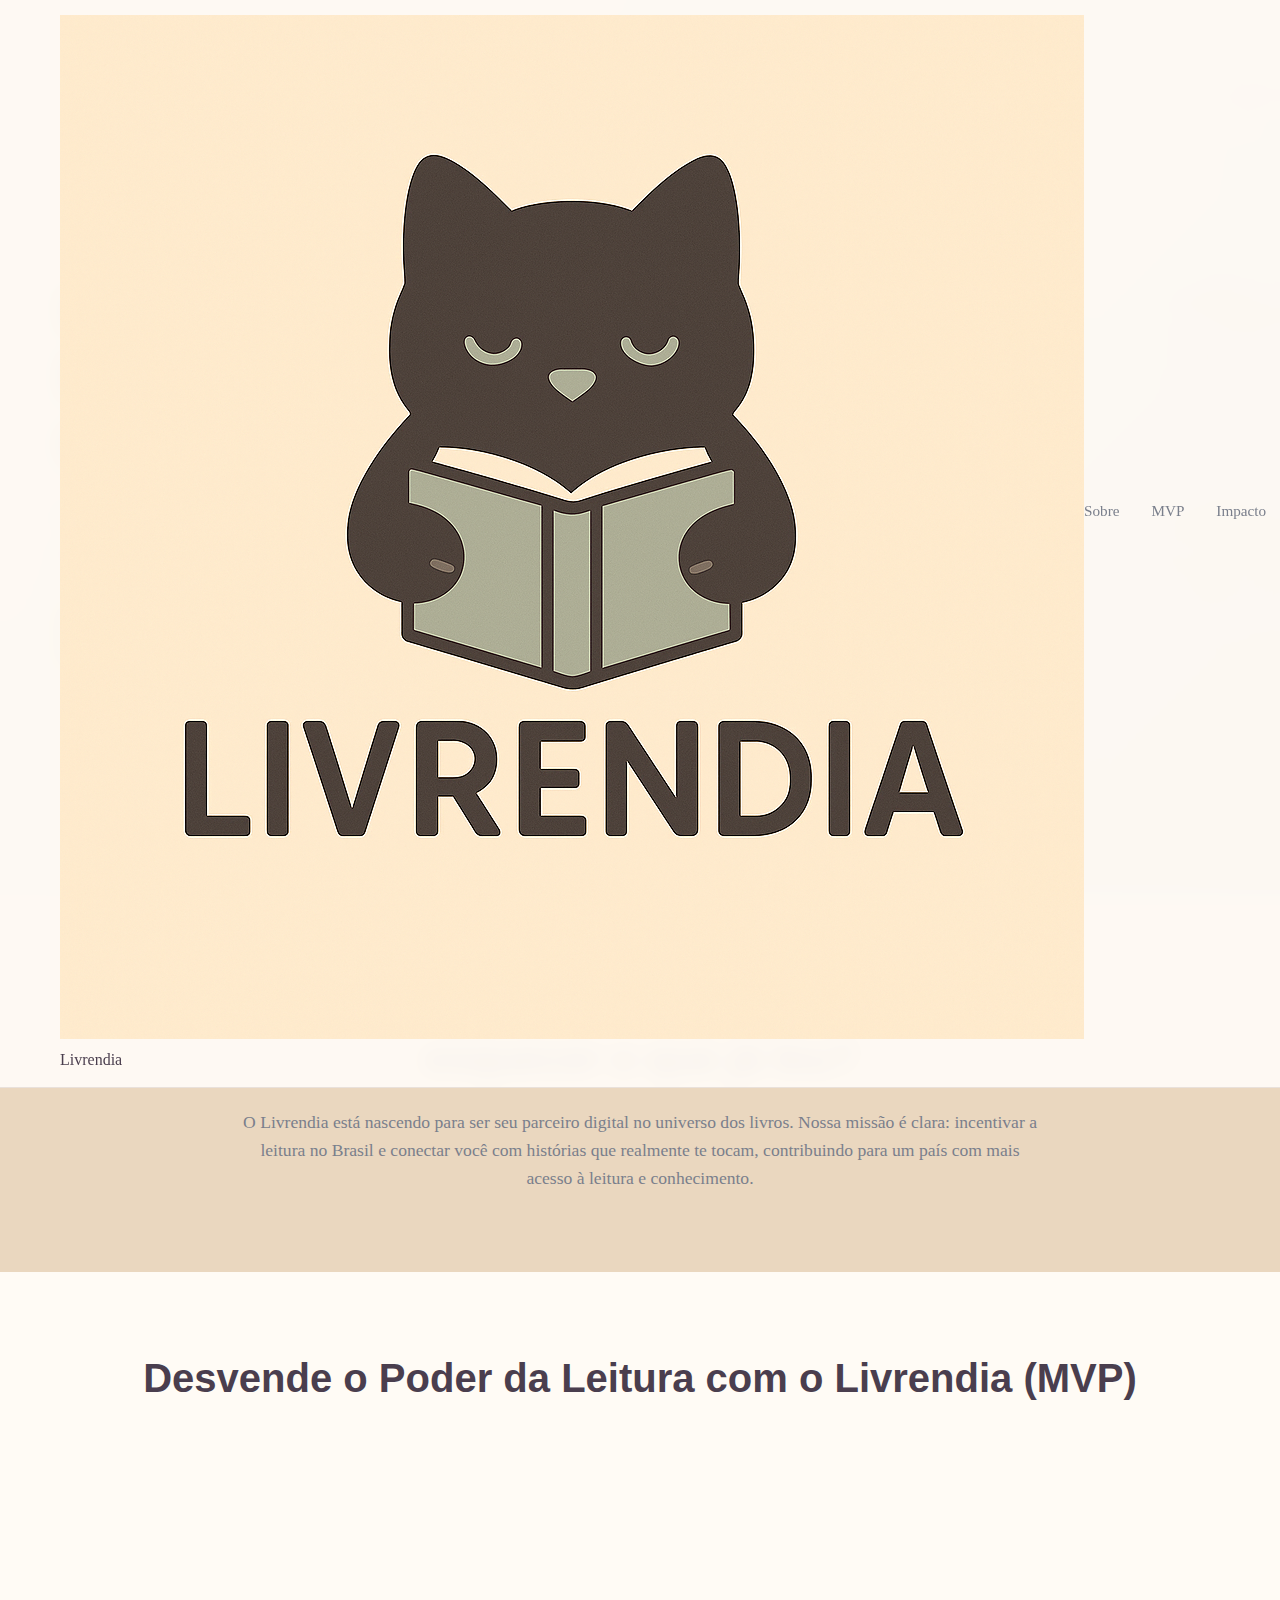
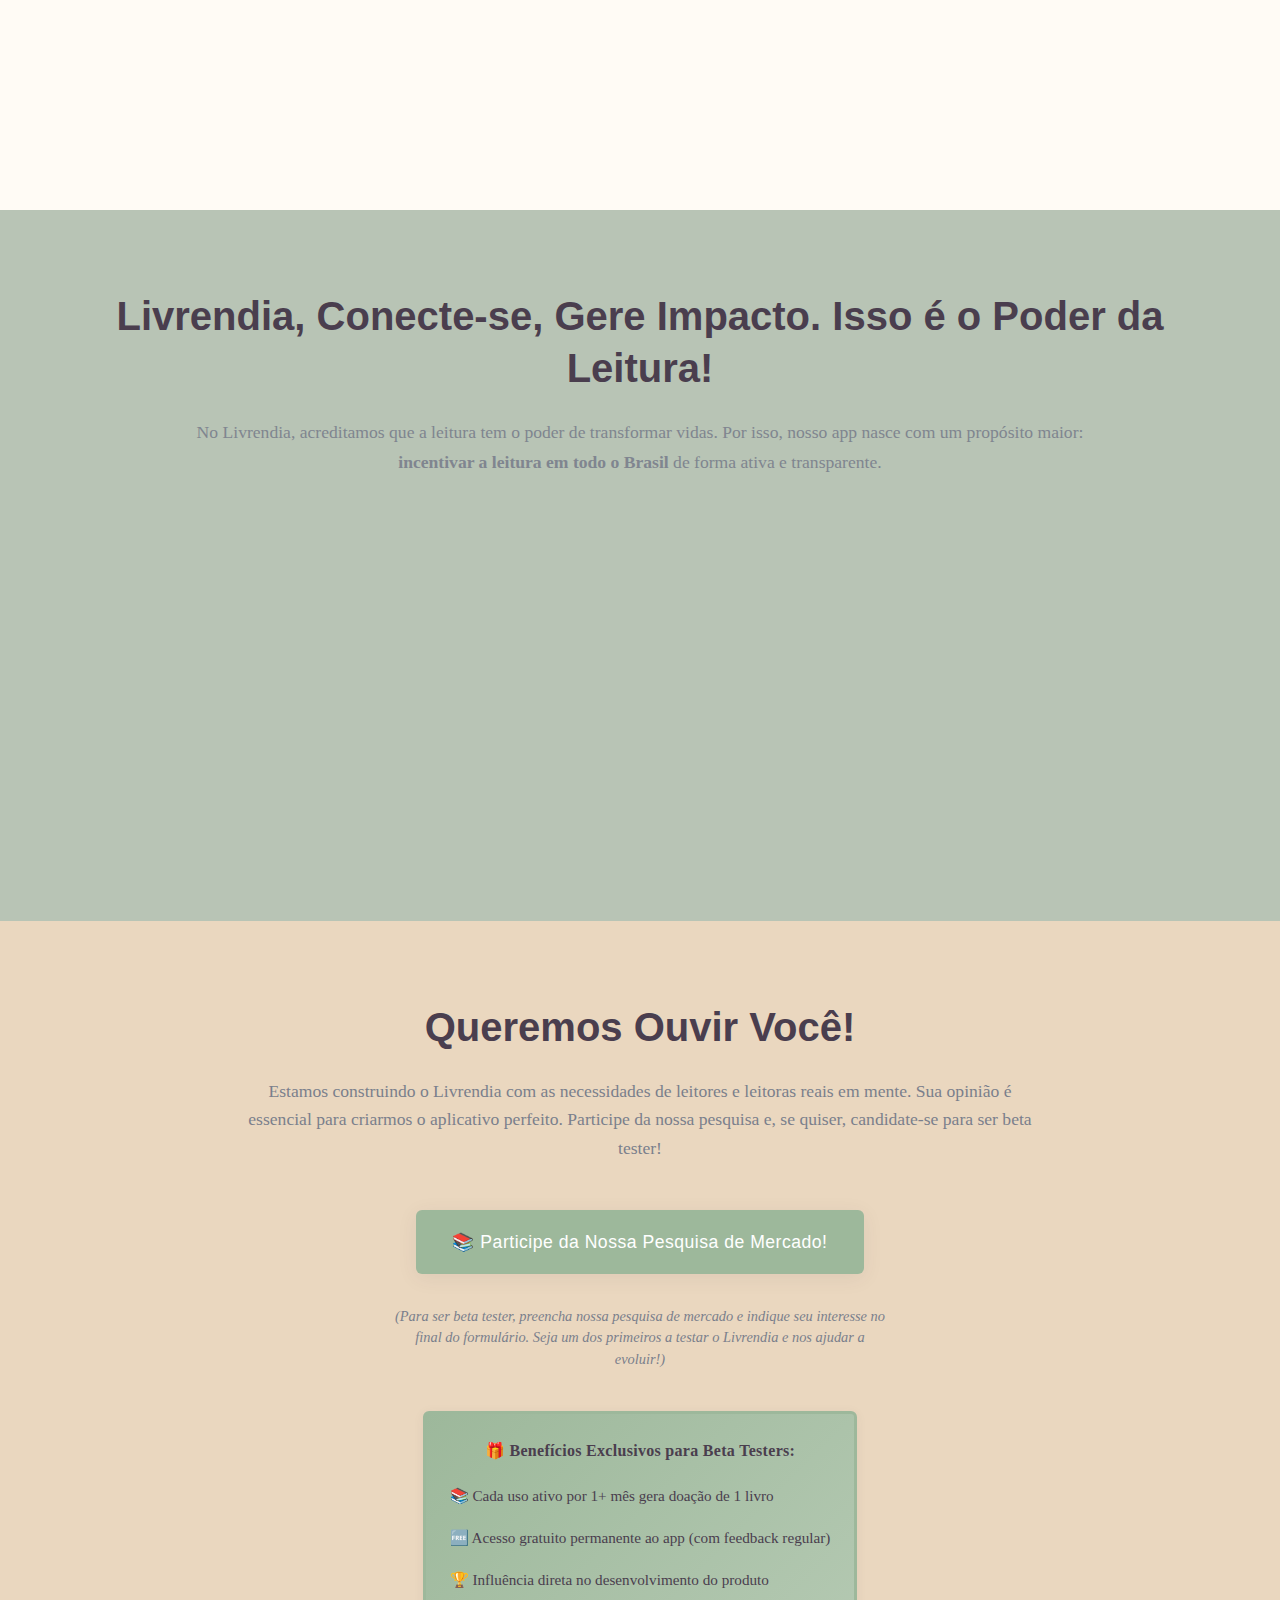
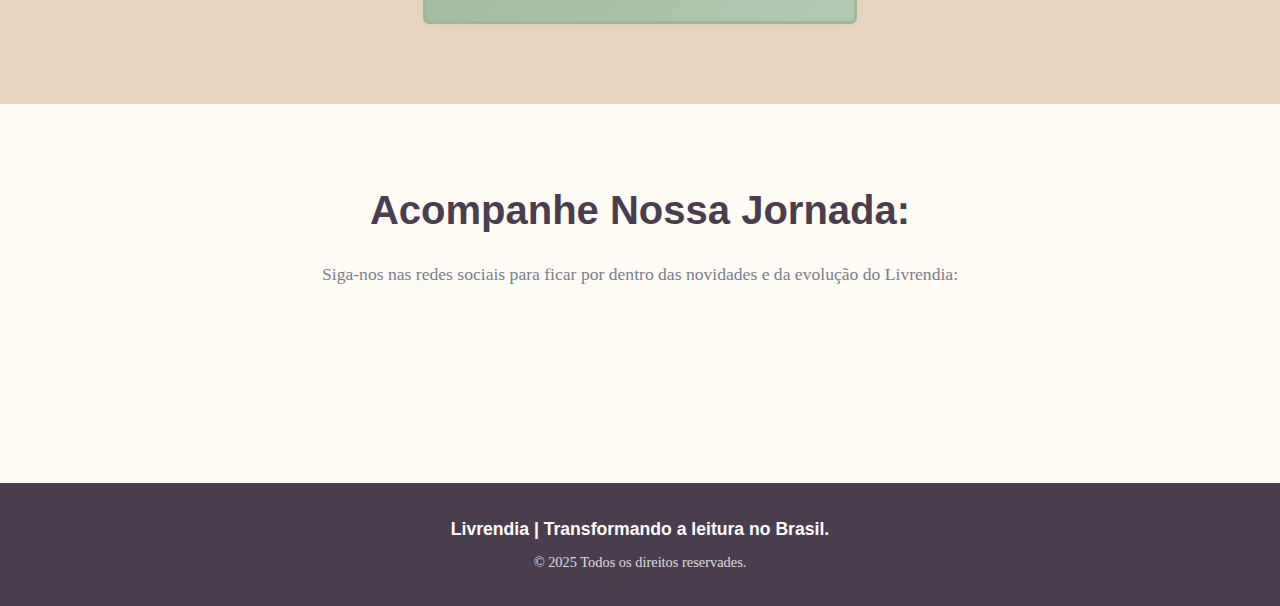
<file: index.html>
<!DOCTYPE html>
<html lang="pt-BR">
<head>
    <meta charset="UTF-8">
    <meta name="viewport" content="width=device-width, initial-scale=1.0">
    <title>Livrendia: Sua Próxima História Começa Aqui</title>
    <meta name="description" content="Um aplicativo mobile que vai transformar sua jornada de leitura e gerar impacto social. Participe da nossa pesquisa e seja um beta tester!">
    <link rel="icon" href="data:image/svg+xml,<svg xmlns=%22http://www.w3.org/2000/svg%22 viewBox=%220 0 100 100%22><text y=%22.9em%22 font-size=%2290%22>📚</text></svg>">
    <link rel="stylesheet" href="styles.css">
    <link href="https://fonts.googleapis.com/css2?family=Quicksand:wght@300;400;500;600;700&family=Open+Sans:wght@300;400;500;600;700&display=swap" rel="stylesheet">
</head>
<body>
    <!-- Header -->
    <header class="header">
        <div class="container">
            <div class="logo">
         <img src="logo.png" alt="Livrendia Logo" class="logo-image">
                <span class="logo-text">Livrendia</span>
            </div>
            <nav class="nav">
                <a href="#sobre" class="nav-link">Sobre</a>
                <a href="#mvp" class="nav-link">MVP</a>
                <a href="#impacto" class="nav-link">Impacto</a>
                <a href="#participe" class="nav-link">Participe</a>
                <a href="#contato" class="nav-link">Contato</a>
                <a href="vagas.html" class="nav-link nav-jobs">💜 Trabalhe Conosco</a>
            </nav>
            <div class="nav-toggle">
                <span></span>
                <span></span>
                <span></span>
            </div>
        </div>
    </header>

    <main>
        <!-- 1. Seção Principal (Hero Section) -->
        <section class="hero">
            <div class="container">
                <div class="hero-content">
                    <div class="hero-text">
                        <h1 class="hero-title">Livrendia: Sua Próxima História Começa Aqui.</h1>
                        <p class="hero-subtitle">Um aplicativo mobile que vai transformar sua jornada de leitura e gerar impacto social.</p>
                        <div class="hero-cta">
                            <a href="https://forms.gle/AfqaS6s47m7aoJvU6" class="btn btn-primary" target="_blank">
                                📚 Participe da Nossa Pesquisa de Mercado!
                            </a>
                        </div>
                    </div>
                    <div class="hero-visual">
                        <div class="hero-book-stack">
                            <div class="book book-1">📖</div>
                            <div class="book book-2">📚</div>
                            <div class="book book-3">📘</div>
                            <div class="book book-4">📙</div>
                        </div>
                    </div>
                </div>
            </div>
        </section>

        <!-- 2. Seção "O Que É o Livrendia?" -->
        <section id="sobre" class="about">
            <div class="container">
                <div class="section-content">
                    <h2 class="section-title">Cansada de procurar seu próximo livro ou de esquecer o que já leu?</h2>
                    <p class="section-text">O Livrendia está nascendo para ser seu parceiro digital no universo dos livros. Nossa missão é clara: incentivar a leitura no Brasil e conectar você com histórias que realmente te tocam, contribuindo para um país com mais acesso à leitura e conhecimento.</p>
                </div>
            </div>
        </section>

        <!-- 3. Seção "Como o Livrendia Vai Transformar Sua Leitura (Nosso MVP)" -->
        <section id="mvp" class="mvp">
            <div class="container">
                <h2 class="section-title">Desvende o Poder da Leitura com o Livrendia (MVP)</h2>
                <div class="mvp-features">
                    <div class="feature">
                        <div class="feature-icon">📝</div>
                        <div class="feature-content">
                            <h3 class="feature-title">Organize Suas Leituras Sem Complicação</h3>
                            <p class="feature-description">Tenha um diário de leitura pessoal para registrar cada livro (lendo, lido ou desistiu), com datas, suas notas e anotações. Sua estante digital sempre atualizada.</p>
                        </div>
                    </div>
                    <div class="feature">
                        <div class="feature-icon">🤖</div>
                        <div class="feature-content">
                            <h3 class="feature-title">Descubra Livros que Você Realmente Ama</h3>
                            <p class="feature-description">Nossa <strong>Inteligência Artificial</strong> (IA) aprende com o seu gosto para te sugerir livros super personalizados. Chega de indicações genéricas – sua próxima paixão literária está a um toque de distância.</p>
                        </div>
                    </div>
                </div>
            </div>
        </section>

        <!-- 4. Seção "Nosso Compromisso com o Impacto Social & Visão de Futuro" -->
        <section id="impacto" class="impact">
            <div class="container">
                <h2 class="section-title">Livrendia, Conecte-se, Gere Impacto. Isso é o Poder da Leitura!</h2>
                <div class="impact-content">
                    <p class="impact-intro">No Livrendia, acreditamos que a leitura tem o poder de transformar vidas. Por isso, nosso app nasce com um propósito maior: <strong>incentivar a leitura em todo o Brasil</strong> de forma ativa e transparente.</p>
                    
                    <div class="impact-highlight">
                        <div class="highlight-icon">❤️</div>
                        <div class="highlight-content">
                            <h3>Compromisso no Beta:</h3>
                            <p>Para cada pessoa usuária que utilizar o Livrendia ativamente por mais de 1 mês na versão beta, <strong>doarei 1 livro</strong> para projetos sociais que promovem o acesso à leitura em comunidades vulneráveis.</p>
                            <p class="beta-extra-benefit">✨ <strong>Como participar:</strong> Preencha nossa pesquisa de mercado e indique interesse em ser beta tester no final do formulário!</p>
                        </div>
                    </div>
                    
                </div>
            </div>
        </section>

        <!-- 5. Seção "Sua Voz Molda o Nosso Futuro!" -->
        <section id="participe" class="participate">
            <div class="container">
                <h2 class="section-title">Queremos Ouvir Você!</h2>
                <p class="section-intro">Estamos construindo o Livrendia com as necessidades de leitores e leitoras reais em mente. Sua opinião é essencial para criarmos o aplicativo perfeito. Participe da nossa pesquisa e, se quiser, candidate-se para ser beta tester!</p>
                
                <div class="cta-buttons">
                    <div class="cta-primary">
                        <a href="https://forms.gle/AfqaS6s47m7aoJvU6" class="btn btn-primary btn-large" target="_blank">
                            📚 Participe da Nossa Pesquisa de Mercado!
                        </a>
                    </div>
                    
                    <div class="cta-secondary">

                        <p class="cta-note">(Para ser beta tester, preencha nossa pesquisa de mercado e indique seu interesse no final do formulário. Seja um dos primeiros a testar o Livrendia e nos ajudar a evoluir!)</p>
                        <div class="beta-benefits">
                            <p class="beta-highlight">🎁 <strong>Benefícios Exclusivos para Beta Testers:</strong></p>
                            <ul class="beta-perks">
                                <li>📚 Cada uso ativo por 1+ mês gera doação de 1 livro</li>
                                <li>🆓 Acesso gratuito permanente ao app (com feedback regular)</li>
                                <li>🏆 Influência direta no desenvolvimento do produto</li>
                            </ul>
                        </div>
                    </div>
                </div>
            </div>
        </section>

        <!--
        6. Seção "Conecte-se Conosco"     -->
        <section id="contato" class="connect">
            <div class="container">
                <h2 class="section-title">Acompanhe Nossa Jornada:</h2>
                <p class="section-intro">Siga-nos nas redes sociais para ficar por dentro das novidades e da evolução do Livrendia:</p>
                
                <div class="social-links">
                    <a href="https://www.instagram.com/livrendia/#" class="social-link instagram" id="instagram-link" target="_blank" rel="noopener">
                        <div class="social-icon">📷</div>
                        <span>Instagram</span>
                    </a>
                    <a href="https://www.linkedin.com/company/livrendia" class="social-link linkedin" id="linkedin-link" target="_blank" rel="noopener">
                        <div class="social-icon">💼</div>
                        <span>LinkedIn</span>
                    </a>
                </div>
            </div>
        </section>
   

    </main>

    <!-- 7. Rodapé -->
    <footer class="footer">
        <div class="container">
            <div class="footer-content">
                <p class="footer-text">Livrendia | Transformando a leitura no Brasil.</p>
                <p class="footer-copyright">© 2025 Todos os direitos reservades.</p>
            </div>
        </div>
    </footer>

    <!-- Modal para links temporários -->
    <div id="link-modal" class="modal">
        <div class="modal-content">
            <span class="close">&times;</span>
            <h3>🚧 Em Construção</h3>
            <p>Este link será ativado em breve! Estamos preparando tudo com carinho para você.</p>
            <div class="modal-actions">
                <button class="btn btn-primary" onclick="closeModal()">Entendi!</button>
            </div>
        </div>
    </div>

    <script src="script.js"></script>
</body>
</html>
</file>
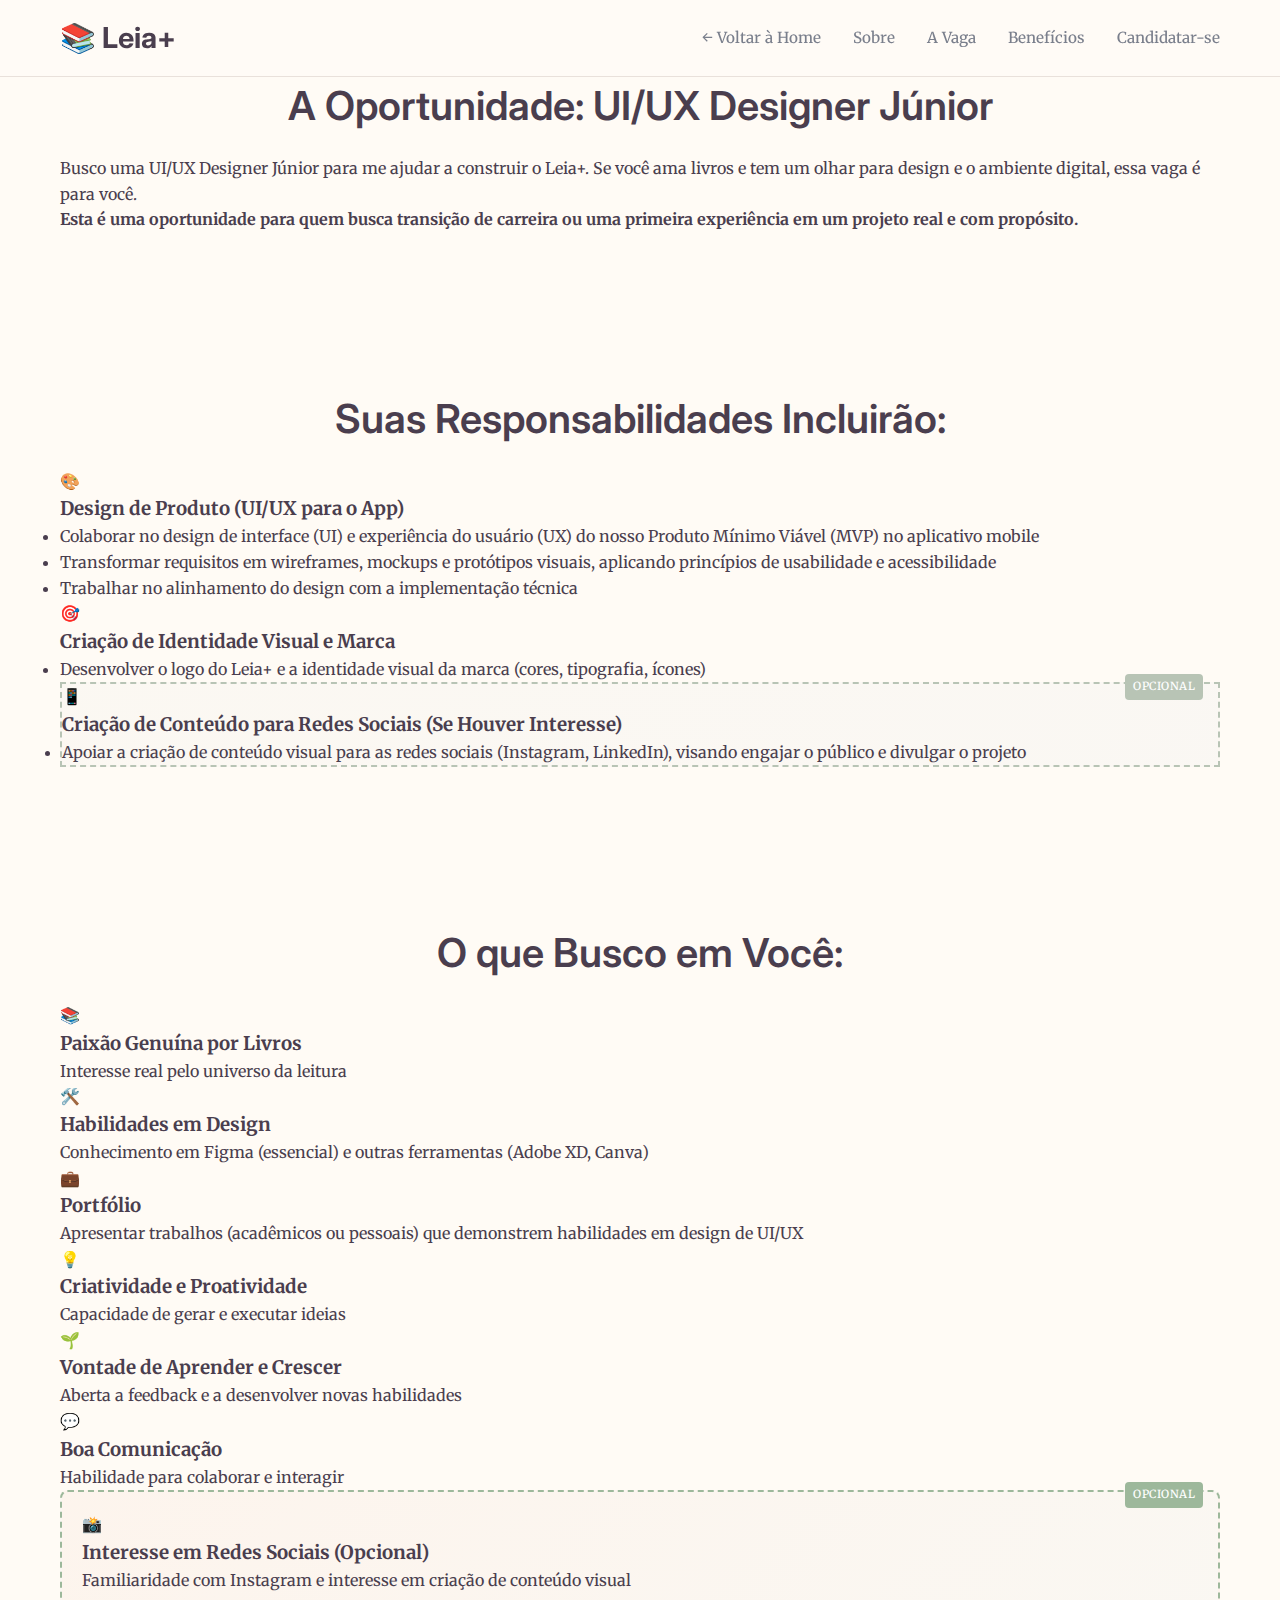
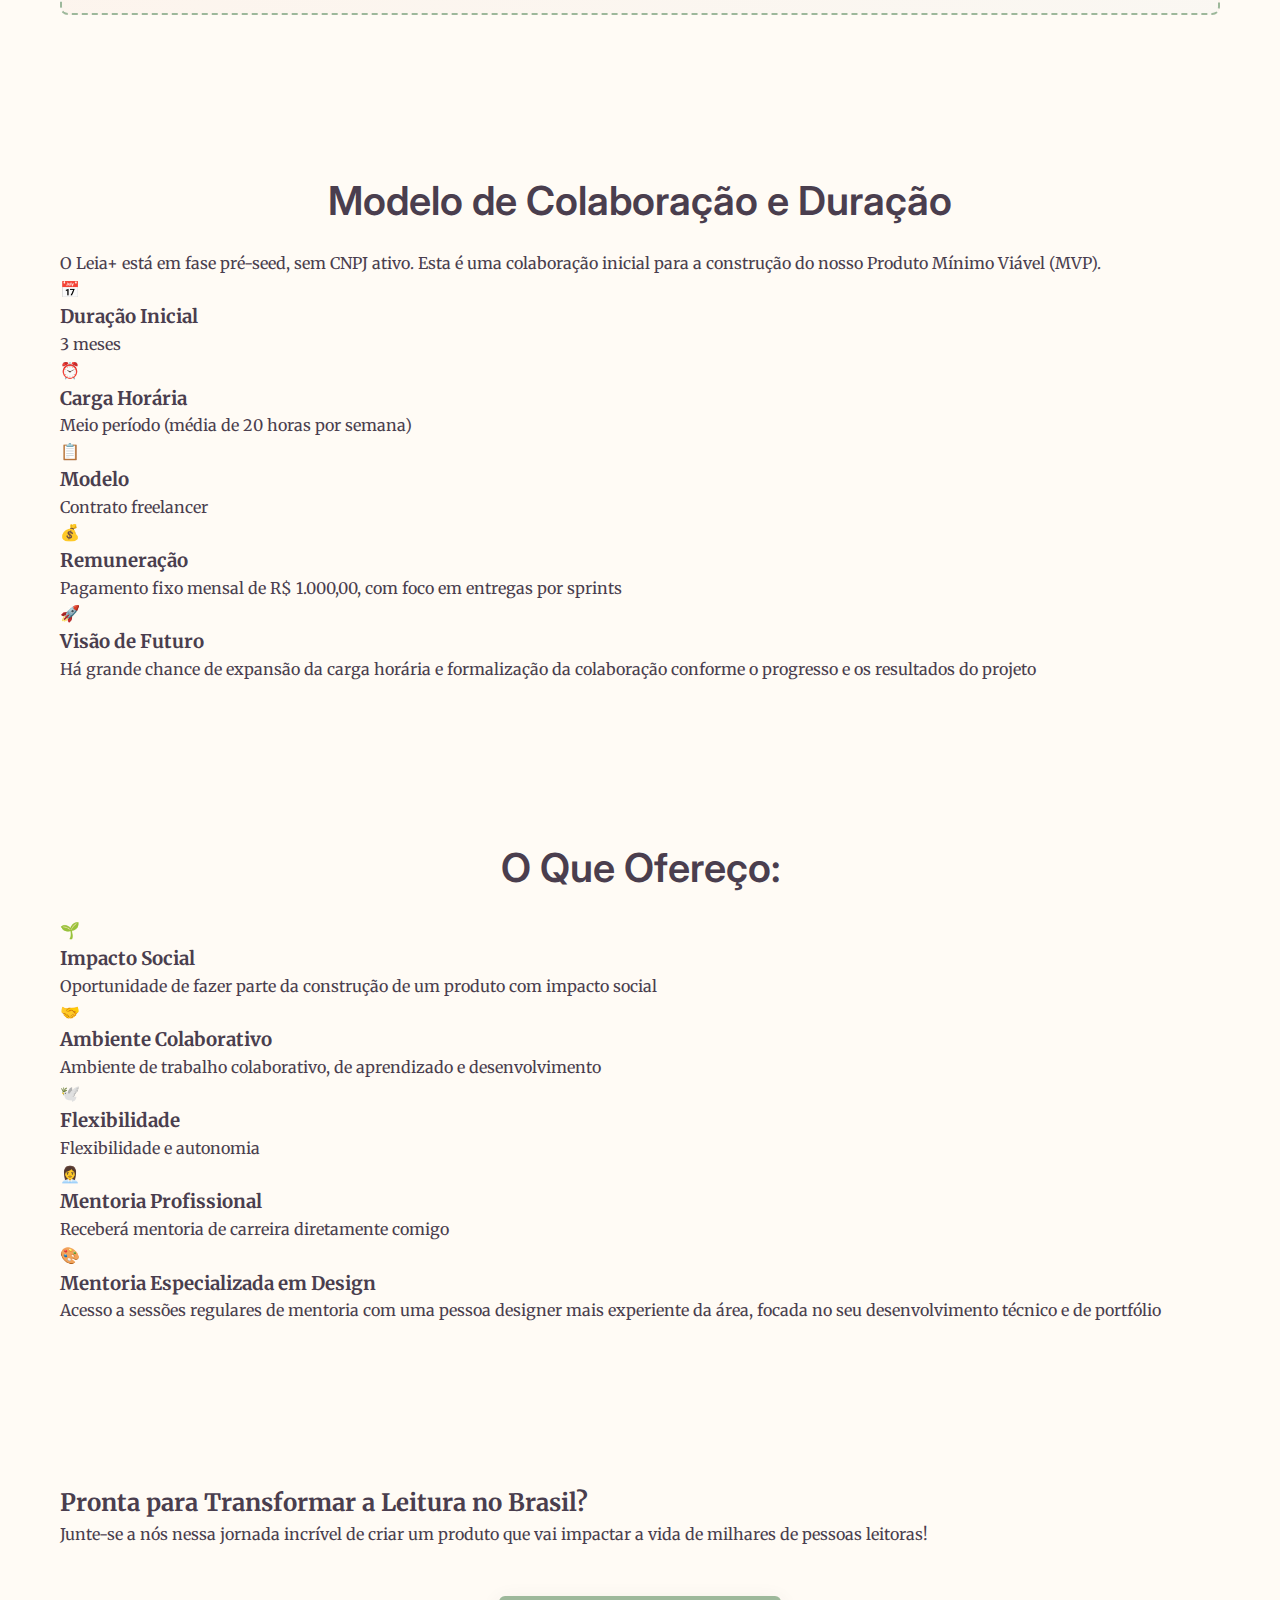
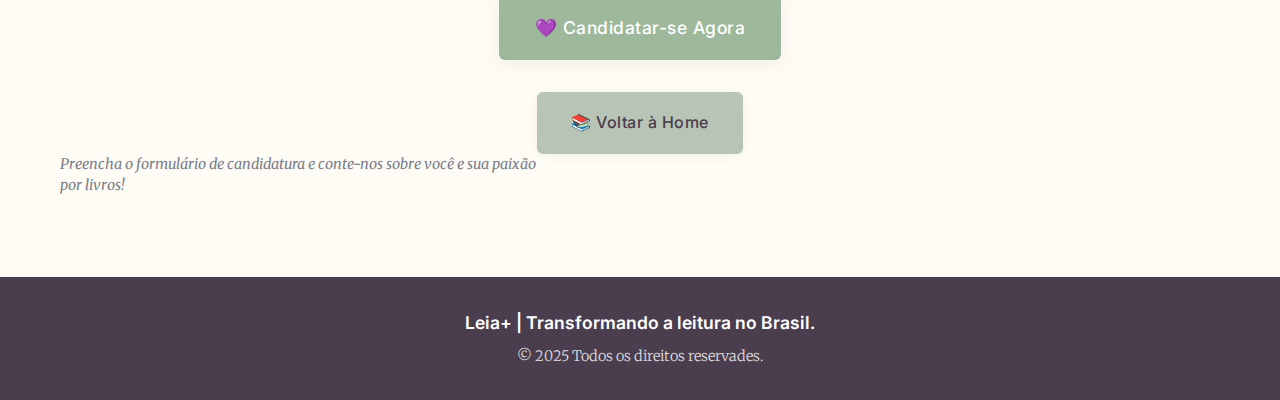
<file: vagas.html>
<!DOCTYPE html>
<html lang="pt-BR">
<head>
    <meta charset="UTF-8">
    <meta name="viewport" content="width=device-width, initial-scale=1.0">
    <title>UI/UX Designer Júnior - Leia+</title>
    <meta name="description" content="Vaga afirmativa para mulheres! UI/UX Designer Júnior no Leia+. R$ 1.000/mês, mentoria dupla, impacto social. Ajude a transformar a leitura no Brasil!">
    <link rel="icon" href="data:image/svg+xml,<svg xmlns=%22http://www.w3.org/2000/svg%22 viewBox=%220 0 100 100%22><text y=%22.9em%22 font-size=%2290%22>📚</text></svg>">
    <link rel="stylesheet" href="styles.css">
    <link href="https://fonts.googleapis.com/css2?family=Inter:wght@300;400;500;600;700&family=Merriweather:wght@300;400;700&display=swap" rel="stylesheet">
</head>
<body>
    <!-- Header -->
    <header class="header">
        <div class="container">
            <div class="logo">
                <h1>📚 Leia+</h1>
            </div>
            <nav class="nav">
                <a href="index.html" class="nav-link">← Voltar à Home</a>
                <a href="#sobre-empresa" class="nav-link">Sobre</a>
                <a href="#vaga" class="nav-link">A Vaga</a>
                <a href="#beneficios" class="nav-link">Benefícios</a>
                <a href="#candidatar" class="nav-link">Candidatar-se</a>
            </nav>
            <div class="nav-toggle">
                <span></span>
                <span></span>
                <span></span>
            </div>
        </div>
    </header> <!-- 3. A Oportunidade -->
        <section id="vaga" class="opportunity">
            <div class="container">
                <h2 class="section-title">A Oportunidade: UI/UX Designer Júnior</h2>
                <div class="opportunity-content">
                    <p class="opportunity-intro">Busco uma UI/UX Designer Júnior para me ajudar a construir o Leia+. Se você ama livros e tem um olhar para design e o ambiente digital, essa vaga é para você.</p>
                    <div class="opportunity-highlight">
                        <p><strong>Esta é uma oportunidade para quem busca transição de carreira ou uma primeira experiência em um projeto real e com propósito.</strong></p>
                    </div>
                </div>
            </div>
        </section>

        <!-- 4. Responsabilidades -->
        <section class="responsibilities">
            <div class="container">
                <h2 class="section-title">Suas Responsabilidades Incluirão:</h2>
                <div class="responsibilities-grid">
                    <div class="responsibility-card">
                        <div class="card-header">
                            <div class="card-icon">🎨</div>
                            <h3>Design de Produto (UI/UX para o App)</h3>
                        </div>
                        <ul class="card-list">
                            <li>Colaborar no design de interface (UI) e experiência do usuário (UX) do nosso Produto Mínimo Viável (MVP) no aplicativo mobile</li>
                            <li>Transformar requisitos em wireframes, mockups e protótipos visuais, aplicando princípios de usabilidade e acessibilidade</li>
                            <li>Trabalhar no alinhamento do design com a implementação técnica</li>
                        </ul>
                    </div>
                    
                    <div class="responsibility-card">
                        <div class="card-header">
                            <div class="card-icon">🎯</div>
                            <h3>Criação de Identidade Visual e Marca</h3>
                        </div>
                        <ul class="card-list">
                            <li>Desenvolver o logo do Leia+ e a identidade visual da marca (cores, tipografia, ícones)</li>
                        </ul>
                    </div>
                    
                    <div class="responsibility-card optional">
                        <div class="card-header">
                            <div class="card-icon">📱</div>
                            <h3>Criação de Conteúdo para Redes Sociais (Se Houver Interesse)</h3>
                        </div>
                        <ul class="card-list">
                            <li>Apoiar a criação de conteúdo visual para as redes sociais (Instagram, LinkedIn), visando engajar o público e divulgar o projeto</li>
                        </ul>
                    </div>
                </div>
            </div>
        </section>

        <!-- 5. O que buscamos -->
        <section class="requirements">
            <div class="container">
                <h2 class="section-title">O que Busco em Você:</h2>
                <div class="requirements-grid">
                    <div class="requirement-item">
                        <div class="req-icon">📚</div>
                        <h3>Paixão Genuína por Livros</h3>
                        <p>Interesse real pelo universo da leitura</p>
                    </div>
                    <div class="requirement-item">
                        <div class="req-icon">🛠️</div>
                        <h3>Habilidades em Design</h3>
                        <p>Conhecimento em Figma (essencial) e outras ferramentas (Adobe XD, Canva)</p>
                    </div>
                    <div class="requirement-item">
                        <div class="req-icon">💼</div>
                        <h3>Portfólio</h3>
                        <p>Apresentar trabalhos (acadêmicos ou pessoais) que demonstrem habilidades em design de UI/UX</p>
                    </div>
                    <div class="requirement-item">
                        <div class="req-icon">💡</div>
                        <h3>Criatividade e Proatividade</h3>
                        <p>Capacidade de gerar e executar ideias</p>
                    </div>
                    <div class="requirement-item">
                        <div class="req-icon">🌱</div>
                        <h3>Vontade de Aprender e Crescer</h3>
                        <p>Aberta a feedback e a desenvolver novas habilidades</p>
                    </div>
                    <div class="requirement-item">
                        <div class="req-icon">💬</div>
                        <h3>Boa Comunicação</h3>
                        <p>Habilidade para colaborar e interagir</p>
                    </div>
                    <div class="requirement-item optional">
                        <div class="req-icon">📸</div>
                        <h3>Interesse em Redes Sociais (Opcional)</h3>
                        <p>Familiaridade com Instagram e interesse em criação de conteúdo visual</p>
                    </div>
                </div>
            </div>
        </section>

        <!-- 6. Modelo de Colaboração -->
        <section class="collaboration">
            <div class="container">
                <h2 class="section-title">Modelo de Colaboração e Duração</h2>
                <div class="collaboration-intro">
                    <p>O Leia+ está em fase pré-seed, sem CNPJ ativo. Esta é uma colaboração inicial para a construção do nosso Produto Mínimo Viável (MVP).</p>
                </div>
                <div class="collaboration-details">
                    <div class="detail-card">
                        <div class="detail-icon">📅</div>
                        <h3>Duração Inicial</h3>
                        <p>3 meses</p>
                    </div>
                    <div class="detail-card">
                        <div class="detail-icon">⏰</div>
                        <h3>Carga Horária</h3>
                        <p>Meio período (média de 20 horas por semana)</p>
                    </div>
                    <div class="detail-card">
                        <div class="detail-icon">📋</div>
                        <h3>Modelo</h3>
                        <p>Contrato freelancer</p>
                    </div>
                    <div class="detail-card">
                        <div class="detail-icon">💰</div>
                        <h3>Remuneração</h3>
                        <p>Pagamento fixo mensal de R$ 1.000,00, com foco em entregas por sprints</p>
                    </div>
                    <div class="detail-card future-vision">
                        <div class="detail-icon">🚀</div>
                        <h3>Visão de Futuro</h3>
                        <p>Há grande chance de expansão da carga horária e formalização da colaboração conforme o progresso e os resultados do projeto</p>
                    </div>
                </div>
            </div>
        </section>

        <!-- 7. O que oferecemos -->
        <section id="beneficios" class="benefits">
            <div class="container">
                <h2 class="section-title">O Que Ofereço:</h2>
                <div class="benefits-grid">
                    <div class="benefit-card">
                        <div class="benefit-icon">🌱</div>
                        <h3>Impacto Social</h3>
                        <p>Oportunidade de fazer parte da construção de um produto com impacto social</p>
                    </div>
                    <div class="benefit-card">
                        <div class="benefit-icon">🤝</div>
                        <h3>Ambiente Colaborativo</h3>
                        <p>Ambiente de trabalho colaborativo, de aprendizado e desenvolvimento</p>
                    </div>
                    <div class="benefit-card">
                        <div class="benefit-icon">🕊️</div>
                        <h3>Flexibilidade</h3>
                        <p>Flexibilidade e autonomia</p>
                    </div>
                    <div class="benefit-card highlight">
                        <div class="benefit-icon">👩‍💼</div>
                        <h3>Mentoria Profissional</h3>
                        <p>Receberá mentoria de carreira diretamente comigo</p>
                    </div>
                    <div class="benefit-card highlight">
                        <div class="benefit-icon">🎨</div>
                        <h3>Mentoria Especializada em Design</h3>
                        <p>Acesso a sessões regulares de mentoria com uma pessoa designer mais experiente da área, focada no seu desenvolvimento técnico e de portfólio</p>
                    </div>
                </div>
            </div>
        </section>

        <!-- CTA Final -->
        <section id="candidatar" class="final-cta">
            <div class="container">
                <div class="cta-content">
                    <h2>Pronta para Transformar a Leitura no Brasil?</h2>
                    <p>Junte-se a nós nessa jornada incrível de criar um produto que vai impactar a vida de milhares de pessoas leitoras!</p>
                    <div class="cta-buttons">
                        <a href="https://forms.gle/ZJ4YRKo3wvgKKfHT8" class="btn btn-primary btn-large" target="_blank">
                            💜 Candidatar-se Agora
                        </a>
                        <a href="index.html" class="btn btn-secondary">
                            📚 Voltar à Home
                        </a>
                    </div>
                    <p class="cta-note">Preencha o formulário de candidatura e conte-nos sobre você e sua paixão por livros!</p>
                </div>
            </div>
        </section>
    </main>

    <!-- Footer -->
    <footer class="footer">
        <div class="container">
            <div class="footer-content">
                <p class="footer-text">Leia+ | Transformando a leitura no Brasil.</p>
                <p class="footer-copyright">© 2025 Todos os direitos reservades.</p>
            </div>
        </div>
    </footer>

    <script src="script.js"></script>
</body>
</html>
</file>
<file: styles.css>
/* Reset e Configurações Básicas */
* {
    margin: 0;
    padding: 0;
    box-sizing: border-box;
}

:root {
    /* Paleta de Cores Animal Crossing Café - Códigos HEX Exatos */
    
    /* Fundo Principal */
    --main-background: #FFFBF5;         /* Branco Cremoso / Bege Claro */
    
    /* Fundos Secundários */
    --section-background: #EAD7BF;      /* Areia/Caqui Suave */
    --card-background: #EAD7BF;         /* Areia/Caqui Suave */
    
    /* Cores de Texto */
    --main-text-color: #4A3E4E;        /* Marrom Café Escuro */
    --secondary-text-color: #7A7F8C;   /* Cinza Chumbo Quente */
    
    /* Cores de Ação */
    --primary-action: #9DB89B;          /* Verde Suave */
    --secondary-action: #B8C4B5;       /* Verde Oliva Suave / Sálvia */
    
    /* Elementos de Calma */
    --calm-color: #A0B9C9;             /* Azul Cinzento Sereno */
    
    /* Bordas */
    --border-light: #E9E1DB;           /* Cinza Claro Sutil */
    
    /* Variáveis de Compatibilidade */
    --primary-color: var(--main-text-color);
    --secondary-color: var(--secondary-action);
    --accent-color: var(--primary-action);
    --accent-warm: var(--calm-color);
    --text-primary: var(--main-text-color);
    --text-secondary: var(--secondary-text-color);
    --text-light: var(--secondary-text-color);
    --background-light: var(--section-background);
    --background-calm: var(--section-background);
    --background-white: var(--main-background);
    --background-cream: var(--main-background);
    --background-sand: var(--section-background);
    
    /* Gradientes Atualizados */
    --gradient-primary: linear-gradient(135deg, var(--section-background) 0%, var(--secondary-action) 100%);
    --gradient-accent: linear-gradient(135deg, var(--primary-action) 0%, #B3C8B1 100%);
    --gradient-warm: linear-gradient(135deg, var(--calm-color) 0%, #B5C9D4 100%);
    --gradient-sage: linear-gradient(135deg, var(--secondary-action) 0%, #C8D2C5 100%);
    
    /* Tipografia - Inter + Merriweather */
    --font-display: 'Inter', sans-serif;          /* Títulos, Headlines, Botões */
    --font-body: 'Merriweather', serif;           /* Corpo de Texto, Parágrafos */
    
    /* Espaçamentos e Elementos Visuais */
    --section-padding: 80px 0;
    --container-padding: 0 20px;
    --border-radius: 6px;              /* 4px-8px conforme especificação */
    --border-radius-small: 4px;        /* Elementos menores */
    --border-radius-large: 8px;        /* Cards e elementos maiores */
    
    /* Sombras Sutis e Suaves */
    --shadow-soft: 0 2px 12px rgba(74, 62, 78, 0.06);     /* Mais sutil */
    --shadow-medium: 0 4px 20px rgba(74, 62, 78, 0.08);   /* Maior blur, menor opacity */
    --shadow-floating: 0 8px 32px rgba(74, 62, 78, 0.10); /* Muito suave */
    
    /* Transições Suaves */
    --transition-smooth: all 0.3s cubic-bezier(0.4, 0, 0.2, 1);
    --transition-bounce: all 0.4s cubic-bezier(0.68, -0.55, 0.265, 1.55);
}

body {
    font-family: var(--font-body);
    line-height: 1.6;
    color: var(--main-text-color);
    background-color: var(--main-background);
    overflow-x: hidden;
}

.container {
    max-width: 1200px;
    margin: 0 auto;
    padding: var(--container-padding);
}

/* Header */
.header {
    position: fixed;
    top: 0;
    left: 0;
    width: 100%;
    background: rgba(255, 251, 245, 0.95);  /* var(--main-background) com transparência */
    backdrop-filter: blur(10px);
    border-bottom: 1px solid var(--border-light);
    z-index: 1000;
    transition: var(--transition-smooth);
}

.header .container {
    display: flex;
    justify-content: space-between;
    align-items: center;
    padding: 15px 20px;
}

.logo h1 {
    font-family: var(--font-display);
    font-size: 1.8rem;
    font-weight: 700;              /* H1 - Bold */
    color: var(--main-text-color);
    margin: 0;
}

.nav {
    display: flex;
    gap: 2rem;
}

.nav-link {
    text-decoration: none;
    color: var(--secondary-text-color);
    font-weight: 500;
    font-size: 0.95rem;
    transition: var(--transition-smooth);
    position: relative;
}

.nav-link:hover {
    color: var(--main-text-color);
}

.nav-link::after {
    content: '';
    position: absolute;
    bottom: -5px;
    left: 0;
    width: 0;
    height: 2px;
    background: var(--primary-action);
    transition: var(--transition-smooth);
}

.nav-link:hover::after {
    width: 100%;
}

/* Estilo especial para o link "Trabalhe Conosco" */
.nav-jobs {
    background: var(--primary-action);
    color: white !important;
    padding: 8px 16px;
    border-radius: var(--border-radius);
    font-weight: 500;              /* Medium para botões */
    box-shadow: var(--shadow-soft);
    transform: scale(1);
    transition: var(--transition-smooth);
    position: relative;
    overflow: hidden;
}

.nav-jobs::before {
    content: '';
    position: absolute;
    top: 0;
    left: -100%;
    width: 100%;
    height: 100%;
    background: linear-gradient(90deg, transparent, rgba(255,255,255,0.2), transparent);
    transition: left 0.5s ease;
}

.nav-jobs:hover {
    transform: scale(1.05);
    box-shadow: var(--shadow-medium);
    color: white !important;
}

.nav-jobs:hover::before {
    left: 100%;
}

.nav-jobs::after {
    display: none; /* Remove a linha de hover padrão */
}

.nav-toggle {
    display: none;
    flex-direction: column;
    cursor: pointer;
    gap: 4px;
}

.nav-toggle span {
    width: 25px;
    height: 3px;
    background: var(--primary-color);
    transition: var(--transition-smooth);
}

/* Hero Section */
.hero {
    background: var(--gradient-primary);
    color: var(--main-text-color);
    padding: 120px 0 80px;
    min-height: 100vh;
    display: flex;
    align-items: center;
    position: relative;
    overflow: hidden;
}

.hero::before {
    content: '';
    position: absolute;
    top: 0;
    left: 0;
    right: 0;
    bottom: 0;
    background: url('data:image/svg+xml,<svg xmlns="http://www.w3.org/2000/svg" viewBox="0 0 100 100"><defs><pattern id="books" x="0" y="0" width="25" height="25" patternUnits="userSpaceOnUse"><text x="12.5" y="18" text-anchor="middle" font-size="14" fill="rgba(74,62,78,0.03)">📚</text></pattern></defs><rect width="100" height="100" fill="url(%23books)"/></svg>');
    opacity: 0.6;
}

.hero-content {
    display: grid;
    grid-template-columns: 1fr 1fr;
    gap: 4rem;
    align-items: center;
    position: relative;
    z-index: 2;
}

.hero-title {
    font-family: var(--font-display);
    font-size: 3.5rem;
    font-weight: 700;              /* H1 - Bold */
    line-height: 1.2;
    margin-bottom: 1.5rem;
    text-shadow: 0 2px 4px rgba(255, 251, 245, 0.3);
    color: var(--main-text-color);
}

.hero-subtitle {
    font-size: 1.25rem;
    line-height: 1.6;
    margin-bottom: 2.5rem;
    color: var(--secondary-text-color);
}

.hero-cta {
    display: flex;
    gap: 1rem;
}

/* Botões */
.btn {
    display: inline-flex;
    align-items: center;
    justify-content: center;
    padding: 16px 32px;
    border: none;
    border-radius: var(--border-radius);
    font-family: var(--font-display);
    font-weight: 500;              /* Medium para botões */
    font-size: 1rem;
    text-decoration: none;
    transition: var(--transition-smooth);
    cursor: pointer;
    position: relative;
    overflow: hidden;
    text-align: center;
    letter-spacing: 0.5px;
}

.btn-primary {
    background: var(--primary-action);
    color: white;
    box-shadow: var(--shadow-medium);
    border: none;
}

.btn-primary:hover {
    transform: translateY(-2px) scale(1.02);
    box-shadow: var(--shadow-floating);
    background: #E89475;           /* Tom mais claro no hover */
}

.btn-secondary {
    background: var(--secondary-action);
    color: var(--main-text-color);
    border: 2px solid var(--secondary-action);
    box-shadow: var(--shadow-soft);
}

.btn-secondary:hover {
    background: var(--calm-color);
    border-color: var(--calm-color);
    transform: translateY(-2px) scale(1.02);
    box-shadow: var(--shadow-medium);
}

.btn-large {
    padding: 18px 36px;
    font-size: 1.1rem;
}

/* Hero Visual */
.hero-visual {
    display: flex;
    justify-content: center;
    align-items: center;
    position: relative;
}

.hero-book-stack {
    position: relative;
    width: 300px;
    height: 300px;
}

.book {
    position: absolute;
    font-size: 4rem;
    animation: float 6s ease-in-out infinite;
}

.book-1 { top: 20%; left: 10%; animation-delay: 0s; }
.book-2 { top: 10%; right: 20%; animation-delay: 1.5s; }
.book-3 { bottom: 30%; left: 20%; animation-delay: 3s; }
.book-4 { bottom: 10%; right: 10%; animation-delay: 4.5s; }

@keyframes float {
    0%, 100% { transform: translateY(0px) rotate(0deg); }
    33% { transform: translateY(-20px) rotate(5deg); }
    66% { transform: translateY(-10px) rotate(-3deg); }
}

/* Seções Gerais */
section {
    padding: var(--section-padding);
}

.section-title {
    font-family: var(--font-display);
    font-size: 2.5rem;
    font-weight: 600;              /* H2 - Semi-bold */
    color: var(--main-text-color);
    margin-bottom: 1.5rem;
    text-align: center;
    line-height: 1.3;
}

.section-text, .section-intro {
    font-size: 1.1rem;
    color: var(--secondary-text-color);
    line-height: 1.6;              /* Entre 1.5-1.6 conforme especificação */
    text-align: center;
    max-width: 800px;
    margin: 0 auto;
}

/* Seção Sobre */
.about {
    background: var(--section-background);
}

.section-content {
    text-align: center;
    max-width: 900px;
    margin: 0 auto;
}

/* Seção MVP */
.mvp {
    background: var(--main-background);
}

.mvp-features {
    display: grid;
    grid-template-columns: repeat(auto-fit, minmax(400px, 1fr));
    gap: 3rem;
    margin-top: 3rem;
}

.feature {
    display: flex;
    gap: 1.5rem;
    padding: 2.5rem;
    background: var(--card-background);
    border-radius: var(--border-radius-large);
    box-shadow: var(--shadow-soft);
    transition: var(--transition-smooth);
    border: 1px solid var(--border-light);
    position: relative;
    overflow: hidden;
}

.feature::before {
    content: '';
    position: absolute;
    top: 0;
    left: 0;
    right: 0;
    bottom: 0;
    background: var(--secondary-action);
    opacity: 0;
    transition: var(--transition-smooth);
    z-index: 1;
}

.feature:hover {
    transform: translateY(-4px);
    box-shadow: var(--shadow-medium);
    border-color: var(--secondary-action);
}

.feature:hover::before {
    opacity: 0.05;                 /* Mais sutil */
}

.feature > * {
    position: relative;
    z-index: 2;
}

.feature-icon {
    font-size: 3.5rem;
    flex-shrink: 0;
    filter: drop-shadow(0 2px 4px rgba(55, 75, 92, 0.1));
}

.feature-title {
    font-family: var(--font-display);
    font-size: 1.4rem;
    font-weight: 600;              /* H3 - Semi-bold */
    color: var(--main-text-color);
    margin-bottom: 1rem;
    letter-spacing: 0.3px;
}

.feature-description {
    color: var(--secondary-text-color);
    line-height: 1.6;              /* Entre 1.5-1.6 */
    font-size: 1.05rem;
}

/* Seção Impacto */
.impact {
    background: var(--secondary-action);
    color: var(--main-text-color);
    position: relative;
}

.impact .section-title {
    color: var(--main-text-color);
}

.impact-content {
    max-width: 900px;
    margin: 0 auto;
    text-align: center;
}

.impact-intro, .impact-future {
    font-size: 1.1rem;
    line-height: 1.7;
    margin-bottom: 2rem;
    opacity: 0.9;
    color: var(--text-secondary);
}

.impact-highlight {
    display: flex;
    align-items: center;
    justify-content: center;
    gap: 1.5rem;
    background: var(--background-white);
    padding: 2.5rem;
    border-radius: var(--border-radius);
    margin: 2.5rem 0;
    border: 3px solid var(--accent-warm);
    box-shadow: var(--shadow-medium);
}

.highlight-icon {
    font-size: 3rem;
    flex-shrink: 0;
}

.highlight-content h3 {
    font-family: var(--font-display);
    font-size: 1.3rem;
    margin-bottom: 0.8rem;
    color: var(--accent-color);
}

.highlight-content p {
    line-height: 1.6;
    opacity: 0.95;
}

.beta-extra-benefit {
    margin-top: 1rem;
    padding: 1rem;
    background: var(--background-white);
    border-radius: var(--border-radius-small);
    border: 2px solid var(--accent-warm);
    font-size: 0.95rem;
    color: var(--primary-color);
    box-shadow: var(--shadow-soft);
}

.beta-extra-benefit strong {
    color: var(--accent-warm);
    font-weight: 600;
}

/* Seção Participar */
.participate {
    background: var(--background-light);
    text-align: center;
}

.cta-buttons {
    display: flex;
    flex-direction: column;
    gap: 2rem;
    align-items: center;
    margin-top: 3rem;
}

.cta-primary, .cta-secondary {
    display: flex;
    flex-direction: column;
    align-items: center;
    gap: 1rem;
}

.cta-note {
    font-size: 0.9rem;
    color: var(--text-light);
    font-style: italic;
    max-width: 500px;
    line-height: 1.5;
}

.beta-benefits {
    margin-top: 1.5rem;
    padding: 1.5rem;
    background: var(--gradient-accent);
    border-radius: var(--border-radius);
    border: 3px solid var(--accent-color);
    box-shadow: var(--shadow-soft);
    transform: translateY(0);
    transition: var(--transition-bounce);
}

.beta-benefits:hover {
    transform: translateY(-2px);
    box-shadow: var(--shadow-medium);
}

.beta-highlight {
    color: var(--primary-color);
    font-size: 1rem;
    font-weight: 600;
    margin: 0;
    text-align: center;
    letter-spacing: 0.3px;
}

.beta-highlight strong {
    color: var(--primary-color);
    font-weight: 700;
}

.beta-perks {
    list-style: none;
    padding: 0;
    margin: 1rem 0 0 0;
    display: flex;
    flex-direction: column;
    gap: 0.5rem;
}

.beta-perks li {
    color: var(--primary-color);
    font-size: 0.95rem;
    font-weight: 500;
    padding: 0.3rem 0;
    text-align: left;
}

/* Seção Conectar */
.connect {
    background: var(--background-white);
    text-align: center;
}

.social-links {
    display: flex;
    justify-content: center;
    gap: 2rem;
    margin-top: 2rem;
}

.social-link {
    display: flex;
    align-items: center;
    gap: 0.8rem;
    padding: 1.2rem 2.5rem;
    background: var(--gradient-warm);
    border-radius: var(--border-radius);
    text-decoration: none;
    color: var(--primary-color);
    font-weight: 600;
    transition: var(--transition-bounce);
    border: 3px solid var(--accent-warm);
    box-shadow: var(--shadow-soft);
    font-family: var(--font-display);
}

.social-link:hover {
    background: var(--gradient-mint);
    border-color: var(--secondary-color);
    transform: translateY(-5px) scale(1.03);
    box-shadow: var(--shadow-floating);
}

.social-icon {
    font-size: 1.5rem;
}

/* Footer */
.footer {
    background: var(--main-text-color);
    color: white;
    padding: 2rem 0;
    text-align: center;
}

.footer-content {
    display: flex;
    flex-direction: column;
    gap: 0.5rem;
}

.footer-text {
    font-family: var(--font-display);
    font-size: 1.1rem;
    font-weight: 600;              /* H3 - Semi-bold */
}

.footer-copyright {
    font-size: 0.9rem;
    font-weight: 300;              /* Light para textos menores */
    opacity: 0.8;
}

/* Modal */
.modal {
    display: none;
    position: fixed;
    z-index: 2000;
    left: 0;
    top: 0;
    width: 100%;
    height: 100%;
    background-color: rgba(0, 0, 0, 0.5);
    backdrop-filter: blur(5px);
}

.modal-content {
    background-color: var(--main-background);
    margin: 15% auto;
    padding: 2rem;
    border-radius: var(--border-radius-large);
    width: 90%;
    max-width: 500px;
    text-align: center;
    position: relative;
    box-shadow: var(--shadow-floating);
}

.close {
    position: absolute;
    right: 1rem;
    top: 1rem;
    font-size: 1.5rem;
    font-weight: bold;
    cursor: pointer;
    color: var(--secondary-text-color);
    transition: var(--transition-smooth);
}

.close:hover {
    color: var(--main-text-color);
}

.modal-content h3 {
    font-family: var(--font-display);
    font-weight: 600;              /* H3 - Semi-bold */
    color: var(--main-text-color);
    margin-bottom: 1rem;
}

.modal-actions {
    margin-top: 1.5rem;
}

/* Responsividade */
@media (max-width: 768px) {
    .nav {
        display: none;
        position: absolute;
        top: 100%;
        left: 0;
        width: 100%;
        background: white;
        flex-direction: column;
        padding: 20px;
        box-shadow: var(--shadow-medium);
        border-radius: 0 0 var(--border-radius-large) var(--border-radius-large);
    }
    
    .nav.active {
        display: flex;
    }
    
    .nav-link {
        padding: 10px 0;
        border-bottom: 1px solid var(--border-light);
    }
    
    .nav-link:last-child {
        border-bottom: none;
    }
    
    .nav-jobs {
        margin-top: 10px;
        text-align: center;
        border-radius: var(--border-radius-large);
        padding: 12px 20px;
    }
    
    .nav-toggle {
        display: flex;
    }
    
    .hero-content {
        grid-template-columns: 1fr;
        text-align: center;
        gap: 2rem;
    }
    
    .hero-title {
        font-size: 2.5rem;
    }
    
    .section-title {
        font-size: 2rem;
    }
    
    .mvp-features {
        grid-template-columns: 1fr;
    }
    
    .feature {
        flex-direction: column;
        text-align: center;
    }
    
    .impact-highlight {
        flex-direction: column;
        text-align: center;
    }
    
    .social-links {
        flex-direction: column;
        align-items: center;
    }
    
    .cta-buttons {
        gap: 1.5rem;
    }
}

@media (max-width: 480px) {
    .container {
        padding: 0 15px;
    }
    
    .hero {
        padding: 100px 0 60px;
    }
    
    .hero-title {
        font-size: 2rem;
    }
    
    .hero-subtitle {
        font-size: 1.1rem;
    }
    
    .btn {
        padding: 12px 24px;
        font-size: 0.95rem;
    }
    
    .btn-large {
        padding: 14px 28px;
        font-size: 1rem;
    }
    
    section {
        padding: 60px 0;
    }
}

/* Animações de entrada */
@keyframes fadeInUp {
    from {
        opacity: 0;
        transform: translateY(30px);
    }
    to {
        opacity: 1;
        transform: translateY(0);
    }
}

.hero-text {
    animation: fadeInUp 1s ease-out;
}

.hero-visual {
    animation: fadeInUp 1s ease-out 0.3s both;
}

/* Scroll suave */
html {
    scroll-behavior: smooth;
}

/* Estilos para cards opcionais na página de vagas */
.responsibility-card.optional {
    border: 2px dashed var(--secondary-action);
    background: linear-gradient(135deg, rgba(184, 196, 181, 0.05), rgba(160, 185, 201, 0.05));
    position: relative;
}

.responsibility-card.optional::before {
    content: "OPCIONAL";
    position: absolute;
    top: -10px;
    right: 15px;
    background: var(--secondary-action);
    color: white;
    font-size: 0.7rem;
    font-weight: 500;              /* Medium */
    padding: 4px 8px;
    border-radius: var(--border-radius-small);
    letter-spacing: 0.5px;
}

.responsibility-card.optional .card-header h3 {
    color: var(--main-text-color);
}

/* Estilos para requisitos opcionais */
.requirement-item.optional {
    border: 2px dashed var(--primary-action);
    background: linear-gradient(135deg, rgba(216, 125, 96, 0.05), rgba(160, 185, 201, 0.05));
    position: relative;
    border-radius: var(--border-radius-large);
    padding: 20px;
}

.requirement-item.optional::before {
    content: "OPCIONAL";
    position: absolute;
    top: -10px;
    right: 15px;
    background: var(--primary-action);
    color: white;
    font-size: 0.7rem;
    font-weight: 500;              /* Medium */
    padding: 4px 8px;
    border-radius: var(--border-radius-small);
    letter-spacing: 0.5px;
}

.requirement-item.optional h3 {
    color: var(--main-text-color);
}
</file>
